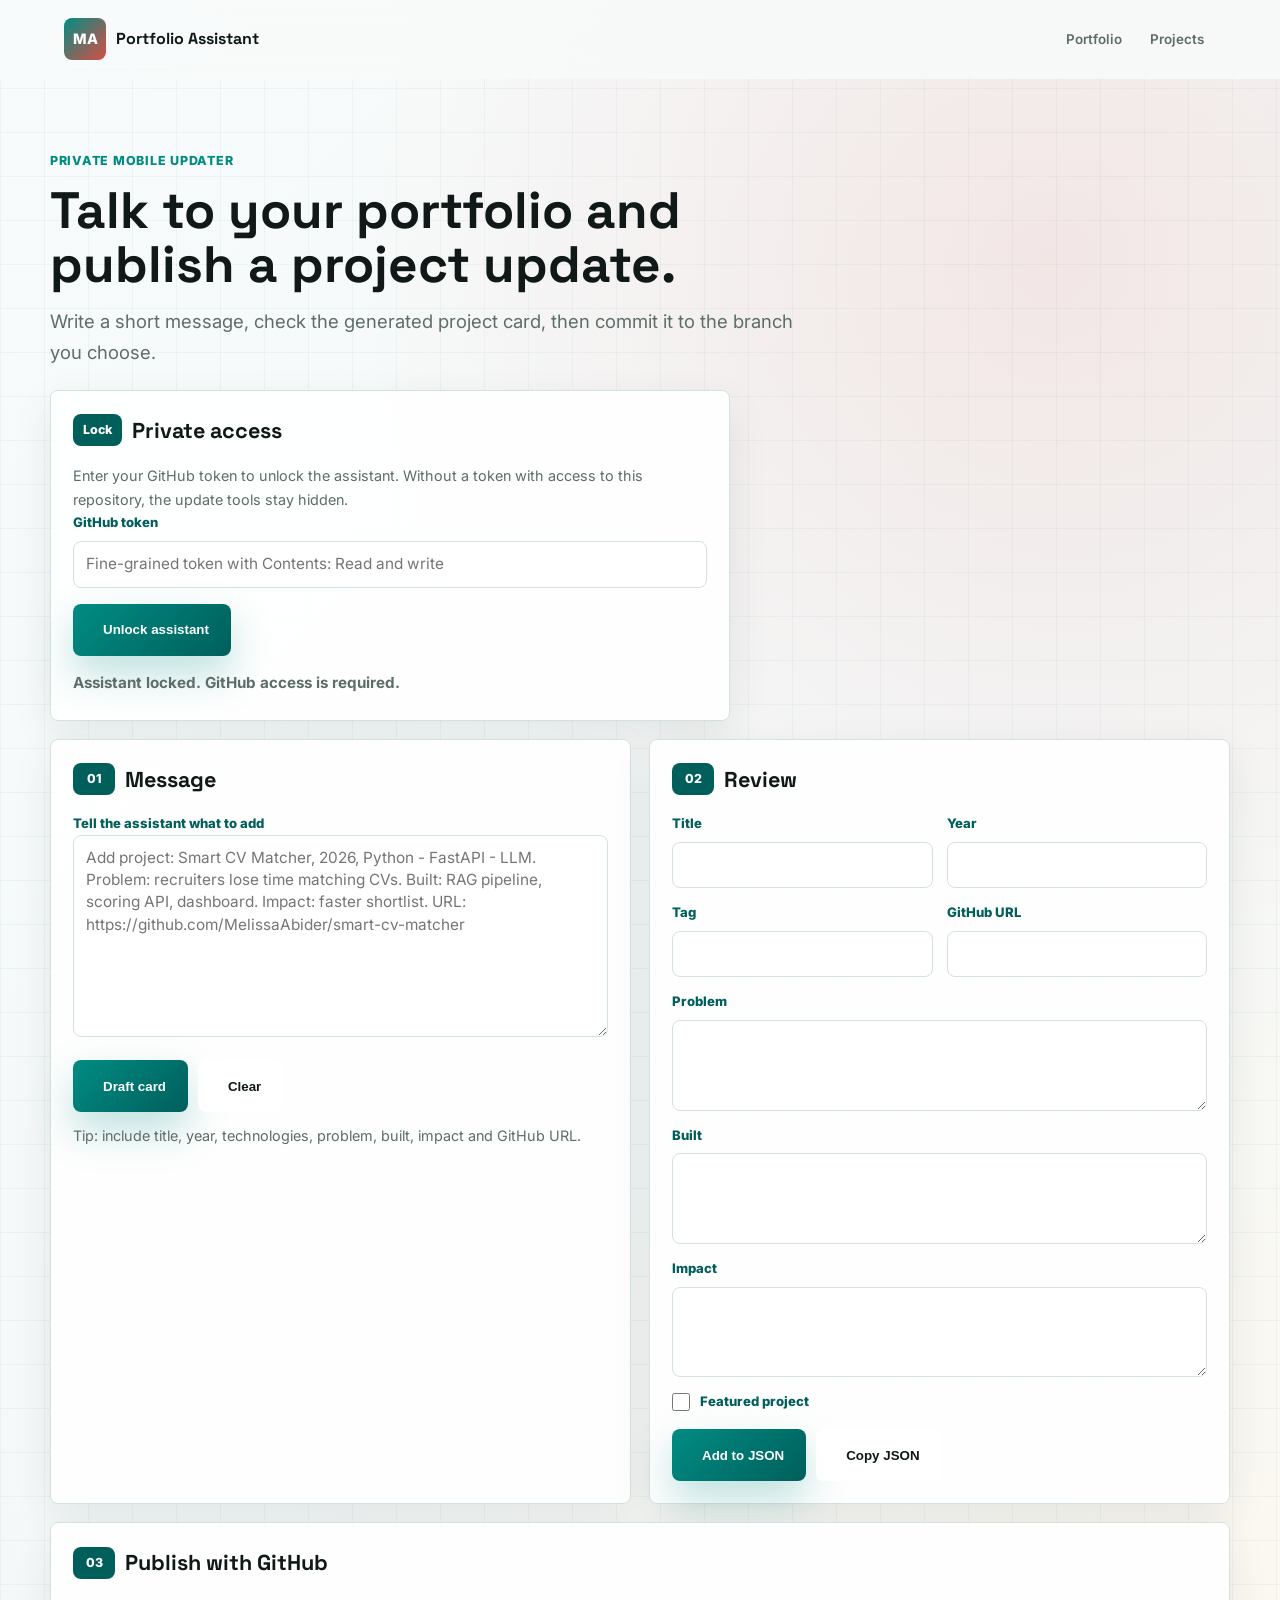
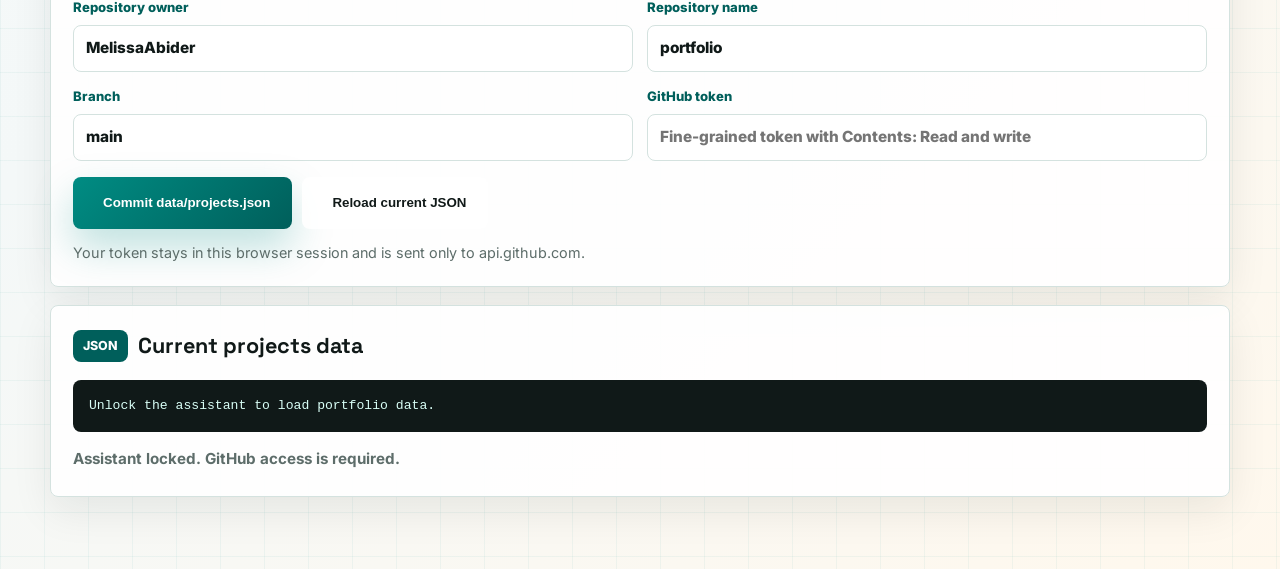
<file: assistant.html>
<!DOCTYPE html>
<html lang="en">

<head>
    <meta charset="UTF-8">
    <meta name="viewport" content="width=device-width, initial-scale=1.0">
    <meta name="description" content="Private mobile assistant for updating Melissa Abider's portfolio projects.">
    <meta name="robots" content="noindex, nofollow">
    <link rel="stylesheet" href="https://unicons.iconscout.com/release/v4.0.8/css/line.css">
    <link rel="stylesheet" href="assets/style.css">
    <link rel="icon" href="[data-uri]" type="image/x-icon">
    <title>Portfolio Assistant | Melissa Abider</title>
</head>

<body class="assistant-page assistant-locked">
    <header class="site-header assistant-header" id="header">
        <a class="brand" href="index.html#home" aria-label="Back to portfolio">
            <span class="brand-mark">MA</span>
            <span class="brand-text">Portfolio Assistant</span>
        </a>
        <nav class="nav-menu assistant-nav" aria-label="Assistant navigation">
            <a href="index.html" class="nav-link">Portfolio</a>
            <a href="index.html#projects" class="nav-link">Projects</a>
        </nav>
    </header>

    <main class="assistant-shell section">
        <section class="assistant-hero reveal-up">
            <p class="eyebrow">Private mobile updater</p>
            <h1>Talk to your portfolio and publish a project update.</h1>
            <p>Write a short message, check the generated project card, then commit it to the branch you choose.</p>
        </section>


        <section class="assistant-auth assistant-panel reveal-up" id="assistantAuth">
            <div class="assistant-panel-heading">
                <span class="assistant-step">Lock</span>
                <h2>Private access</h2>
            </div>
            <p class="assistant-hint">Enter your GitHub token to unlock the assistant. Without a token with access to this repository, the update tools stay hidden.</p>
            <label for="unlockToken">GitHub token</label>
            <input id="unlockToken" type="password" autocomplete="off" placeholder="Fine-grained token with Contents: Read and write">
            <div class="assistant-actions">
                <button class="btn btn-primary" type="button" id="unlockAssistantBtn"><i class="uil uil-lock-open-alt"></i>Unlock assistant</button>
            </div>
            <p class="assistant-status" id="authStatus" role="status"></p>
        </section>
        <section class="assistant-grid" id="assistantWorkspace" aria-label="Portfolio assistant controls" hidden>
            <article class="assistant-panel reveal-up">
                <div class="assistant-panel-heading">
                    <span class="assistant-step">01</span>
                    <h2>Message</h2>
                </div>
                <label for="assistantMessage">Tell the assistant what to add</label>
                <textarea id="assistantMessage" rows="8" placeholder="Add project: Smart CV Matcher, 2026, Python - FastAPI - LLM. Problem: recruiters lose time matching CVs. Built: RAG pipeline, scoring API, dashboard. Impact: faster shortlist. URL: https://github.com/MelissaAbider/smart-cv-matcher"></textarea>
                <div class="assistant-actions">
                    <button class="btn btn-primary" type="button" id="draftProjectBtn"><i class="uil uil-message"></i>Draft card</button>
                    <button class="btn btn-secondary" type="button" id="clearAssistantBtn"><i class="uil uil-trash-alt"></i>Clear</button>
                </div>
                <p class="assistant-hint">Tip: include title, year, technologies, problem, built, impact and GitHub URL.</p>
            </article>

            <article class="assistant-panel reveal-up">
                <div class="assistant-panel-heading">
                    <span class="assistant-step">02</span>
                    <h2>Review</h2>
                </div>
                <div class="assistant-form-grid">
                    <label>Title<input id="projectTitle" type="text" autocomplete="off"></label>
                    <label>Year<input id="projectYear" type="text" inputmode="numeric" autocomplete="off"></label>
                    <label>Tag<input id="projectTag" type="text" autocomplete="off"></label>
                    <label>GitHub URL<input id="projectUrl" type="url" autocomplete="off"></label>
                    <label class="assistant-wide">Problem<textarea id="projectProblem" rows="3"></textarea></label>
                    <label class="assistant-wide">Built<textarea id="projectBuilt" rows="3"></textarea></label>
                    <label class="assistant-wide">Impact<textarea id="projectImpact" rows="3"></textarea></label>
                    <label class="assistant-checkbox"><input id="projectFeatured" type="checkbox"> Featured project</label>
                </div>
                <div class="assistant-actions">
                    <button class="btn btn-primary" type="button" id="addProjectBtn"><i class="uil uil-plus"></i>Add to JSON</button>
                    <button class="btn btn-secondary" type="button" id="copyJsonBtn"><i class="uil uil-copy"></i>Copy JSON</button>
                </div>
            </article>

            <article class="assistant-panel reveal-up assistant-wide-panel">
                <div class="assistant-panel-heading">
                    <span class="assistant-step">03</span>
                    <h2>Publish with GitHub</h2>
                </div>
                <div class="assistant-form-grid">
                    <label>Repository owner<input id="repoOwner" type="text" value="MelissaAbider" autocomplete="off"></label>
                    <label>Repository name<input id="repoName" type="text" value="portfolio" autocomplete="off"></label>
                    <label>Branch<input id="repoBranch" type="text" value="main" autocomplete="off"></label>
                    <label>GitHub token<input id="githubToken" type="password" autocomplete="off" placeholder="Fine-grained token with Contents: Read and write"></label>
                </div>
                <div class="assistant-actions">
                    <button class="btn btn-primary" type="button" id="publishBtn"><i class="uil uil-cloud-upload"></i>Commit data/projects.json</button>
                    <button class="btn btn-secondary" type="button" id="refreshProjectsBtn"><i class="uil uil-sync"></i>Reload current JSON</button>
                </div>
                <p class="assistant-hint">Your token stays in this browser session and is sent only to api.github.com.</p>
            </article>

            <article class="assistant-panel reveal-up assistant-wide-panel">
                <div class="assistant-panel-heading">
                    <span class="assistant-step">JSON</span>
                    <h2>Current projects data</h2>
                </div>
                <pre class="assistant-json" id="jsonPreview" aria-live="polite">Loading data/projects.json...</pre>
                <p class="assistant-status" id="assistantStatus" role="status"></p>
            </article>
        </section>
    </main>

    <script src="assets/assistant.js?v=private-access"></script>
</body>

</html>
</file>
<file: assets/style.css>
@import url('https://fonts.googleapis.com/css2?family=Inter:wght@400;500;600;700;800&family=Space+Grotesk:wght@500;600;700&display=swap');

:root {
    --bg: #f4f8f8;
    --surface: rgba(255, 255, 255, 0.92);
    --surface-solid: #ffffff;
    --surface-muted: #eaf2f0;
    --ink: #101918;
    --muted: #5d6d6a;
    --line: #d4e2df;
    --primary: #008c83;
    --primary-dark: #005f5b;
    --accent: #d2872f;
    --signal: #d84f45;
    --soft-accent: #fff4df;
    --shadow: 0 24px 70px rgba(16, 25, 24, 0.12);
    --radius: 8px;
    --max-width: 1180px;
}

* {
    box-sizing: border-box;
    margin: 0;
    padding: 0;
}

html {
    scroll-behavior: smooth;
    scroll-padding-top: 88px;
}

body {
    min-height: 100vh;
    background:
        linear-gradient(90deg, rgba(0, 140, 131, 0.05) 1px, transparent 1px),
        linear-gradient(180deg, rgba(0, 140, 131, 0.05) 1px, transparent 1px),
        radial-gradient(circle at 82% 12%, rgba(216, 79, 69, 0.11), transparent 32%),
        linear-gradient(135deg, #f8fbfb 0%, var(--bg) 52%, #fff8ed 100%);
    background-size: 44px 44px, 44px 44px, auto, auto;
    color: var(--ink);
    font-family: 'Inter', sans-serif;
    font-size: clamp(0.95rem, 1.1vw, 1rem);
    line-height: 1.65;
    overflow-x: hidden;
}

a {
    color: inherit;
    text-decoration: none;
}

ul {
    padding-left: 1.15rem;
}

li {
    margin-bottom: 0.55rem;
}

img {
    display: block;
    max-width: 100%;
}

.site-header {
    position: fixed;
    top: 0;
    left: 0;
    z-index: 1000;
    display: flex;
    align-items: center;
    justify-content: space-between;
    width: 100%;
    padding: 18px clamp(20px, 5vw, 72px);
    background: rgba(248, 251, 251, 0.82);
    border-bottom: 1px solid transparent;
    backdrop-filter: blur(18px);
    transition: border-color 0.25s ease, box-shadow 0.25s ease, padding 0.25s ease;
}

.site-header.scrolled {
    padding-block: 12px;
    border-color: var(--line);
    box-shadow: 0 10px 28px rgba(23, 40, 38, 0.08);
}

.brand {
    display: inline-flex;
    align-items: center;
    gap: 10px;
    font-weight: 800;
}

.brand-mark {
    display: inline-grid;
    width: 42px;
    height: 42px;
    place-items: center;
    color: #fff;
    background: linear-gradient(135deg, var(--primary), var(--signal));
    border-radius: var(--radius);
    font-size: 0.9rem;
}

.brand-text {
    font-size: 1rem;
    font-family: 'Space Grotesk', sans-serif;
}

.nav-menu {
    display: flex;
    align-items: center;
    gap: 4px;
}

.nav-link {
    padding: 10px 12px;
    color: var(--muted);
    border-radius: var(--radius);
    font-size: clamp(0.84rem, 1vw, 0.92rem);
    font-weight: 600;
    transition: color 0.2s ease, background 0.2s ease;
}

.nav-link:hover,
.nav-link.active-link {
    color: var(--primary-dark);
    background: #e4f1ee;
}

.menu-toggle {
    position: relative;
    z-index: 1002;
    display: none;
    width: 44px;
    height: 44px;
    place-items: center;
    color: var(--ink);
    background: var(--surface);
    border: 1px solid var(--line);
    border-radius: var(--radius);
    cursor: pointer;
}

.menu-toggle i {
    font-size: 1.35rem;
}

.section,
.section-band {
    width: min(var(--max-width), calc(100% - 40px));
    margin: 0 auto;
}

.hero {
    display: grid;
    grid-template-columns: minmax(0, 1.12fr) minmax(320px, 0.68fr);
    gap: clamp(36px, 6vw, 78px);
    align-items: center;
    min-height: 100vh;
    padding-top: 108px;
    padding-bottom: 70px;
}

.eyebrow {
    margin-bottom: 12px;
    color: var(--primary);
    font-size: clamp(0.72rem, 1.2vw, 0.78rem);
    font-weight: 800;
    letter-spacing: 0.06em;
    text-transform: uppercase;
}

.hero h1 {
    max-width: 860px;
    font-family: 'Space Grotesk', sans-serif;
    font-size: clamp(1.9rem, 4vw, 3.4rem);
    line-height: 1.04;
    letter-spacing: 0;
}

.typedText {
    display: inline-block;
    min-width: min(100%, 42ch);
    color: var(--primary-dark);
    background: linear-gradient(90deg, var(--primary), var(--signal), var(--accent));
    -webkit-background-clip: text;
    background-clip: text;
    -webkit-text-fill-color: transparent;
}

.hero-typing {
    display: flex;
    align-items: center;
    gap: 10px;
    width: fit-content;
    max-width: 100%;
    min-height: 46px;
    margin-top: 22px;
    padding: 10px 14px;
    color: var(--muted);
    background: rgba(255, 255, 255, 0.78);
    border: 1px solid var(--line);
    border-radius: var(--radius);
    box-shadow: 0 12px 28px rgba(16, 25, 24, 0.06);
    overflow: hidden;
}

.hero-typing span {
    flex: 0 0 auto;
    color: var(--primary-dark);
    font-size: 0.78rem;
    font-weight: 800;
    text-transform: uppercase;
}

.hero-typing strong {
    font-family: 'Space Grotesk', sans-serif;
    font-size: clamp(0.95rem, 1.5vw, 1.08rem);
    line-height: 1.25;
}

.hero-summary {
    max-width: 760px;
    margin-top: 24px;
    color: var(--muted);
    font-size: clamp(1rem, 1.7vw, 1.2rem);
}

.hero-capabilities {
    display: grid;
    grid-template-columns: repeat(2, minmax(0, 1fr));
    gap: 10px;
    max-width: 820px;
    margin-top: 24px;
}

.hero-capabilities span {
    display: flex;
    align-items: flex-start;
    gap: 9px;
    min-height: 54px;
    padding: 12px 14px;
    color: var(--ink);
    background: rgba(255, 255, 255, 0.72);
    border: 1px solid var(--line);
    border-radius: var(--radius);
    font-size: clamp(0.82rem, 1vw, 0.92rem);
    font-weight: 700;
    line-height: 1.35;
    box-shadow: 0 12px 28px rgba(16, 25, 24, 0.05);
}

.hero-capabilities i {
    color: var(--primary);
    font-size: 1.1rem;
    line-height: 1.2;
}

.hero-metrics {
    display: grid;
    grid-template-columns: repeat(3, minmax(0, 1fr));
    gap: 12px;
    max-width: 780px;
    margin-top: 28px;
}

.hero-metrics div {
    padding: 16px;
    background: rgba(255, 255, 255, 0.72);
    border: 1px solid var(--line);
    border-radius: var(--radius);
    box-shadow: 0 14px 34px rgba(16, 25, 24, 0.06);
    backdrop-filter: blur(12px);
}

.hero-metrics strong {
    display: block;
    color: var(--ink);
    font-family: 'Space Grotesk', sans-serif;
    font-size: clamp(1.15rem, 2vw, 1.45rem);
    line-height: 1.1;
}

.hero-metrics span {
    display: block;
    margin-top: 5px;
    color: var(--muted);
    font-size: clamp(0.78rem, 1vw, 0.9rem);
    line-height: 1.35;
}

.hero-actions,
.contact-actions {
    display: flex;
    flex-wrap: wrap;
    gap: 12px;
    margin-top: 28px;
}

.btn {
    display: inline-flex;
    align-items: center;
    justify-content: center;
    min-height: clamp(46px, 5vw, 52px);
    padding: 0 clamp(16px, 2vw, 22px);
    border: 1px solid transparent;
    border-radius: var(--radius);
    font-weight: 800;
    transition: transform 0.2s ease, box-shadow 0.2s ease, background 0.2s ease;
}

.btn i {
    margin-right: 8px;
    font-size: 1.1rem;
}

.btn:hover {
    transform: translateY(-2px);
}

.btn-primary {
    color: #fff;
    background: linear-gradient(135deg, var(--primary), var(--primary-dark));
    box-shadow: 0 18px 40px rgba(0, 140, 131, 0.26);
}

.btn-primary:hover {
    background: var(--primary-dark);
}

.btn-secondary {
    color: var(--ink);
    background: var(--surface);
    border-color: var(--line);
}

.hero-links {
    display: flex;
    flex-wrap: wrap;
    gap: 10px;
    margin-top: 34px;
}

.hero-links a {
    display: inline-flex;
    align-items: center;
    gap: 7px;
    padding: 9px 12px;
    color: var(--muted);
    background: rgba(255, 255, 255, 0.78);
    border: 1px solid var(--line);
    border-radius: var(--radius);
    font-size: 0.92rem;
    font-weight: 600;
}

.hero-links a:hover {
    color: var(--primary-dark);
    border-color: #a8d7cf;
}

.hero-visual {
    position: relative;
    justify-self: center;
    width: min(390px, 100%);
}

.portrait-frame {
    position: relative;
    padding: 10px;
    background:
        linear-gradient(var(--surface-solid), var(--surface-solid)) padding-box,
        linear-gradient(135deg, var(--primary), var(--signal), var(--accent)) border-box;
    border: 1px solid transparent;
    border-radius: 28px;
    box-shadow: var(--shadow);
}

.portrait-frame::before,
.portrait-frame::after {
    content: '';
    position: absolute;
    z-index: -1;
    border: 1px solid rgba(0, 140, 131, 0.22);
    border-radius: 28px;
}

.portrait-frame::before {
    inset: 18px -16px -18px 16px;
}

.portrait-frame::after {
    inset: -14px 18px 18px -14px;
}

.hero-visual img {
    width: 100%;
    aspect-ratio: 4 / 5;
    object-fit: cover;
    border-radius: 20px;
    box-shadow: none;
}

.availability-panel {
    position: absolute;
    right: -24px;
    bottom: 28px;
    max-width: 260px;
    padding: 18px;
    background: rgba(255, 255, 255, 0.9);
    border: 1px solid var(--line);
    border-radius: var(--radius);
    box-shadow: var(--shadow);
    backdrop-filter: blur(14px);
}

.tech-orbit {
    position: absolute;
    top: 24px;
    right: -24px;
    display: grid;
    gap: 9px;
}

.tech-orbit span {
    display: grid;
    width: 58px;
    height: 58px;
    place-items: center;
    color: var(--primary-dark);
    background: rgba(234, 242, 240, 0.9);
    border: 1px solid #bdd8d3;
    border-radius: 50%;
    font-family: 'Space Grotesk', sans-serif;
    font-size: 0.78rem;
    font-weight: 700;
    box-shadow: 0 12px 26px rgba(16, 25, 24, 0.09);
}

.availability-panel span {
    display: block;
    color: var(--accent);
    font-size: 0.74rem;
    font-weight: 800;
    text-transform: uppercase;
}

.availability-panel strong {
    display: block;
    margin-top: 4px;
    line-height: 1.35;
}

.section {
    padding: 88px 0;
}

.muted-section {
    width: 100%;
    max-width: none;
    padding-right: max(20px, calc((100vw - var(--max-width)) / 2));
    padding-left: max(20px, calc((100vw - var(--max-width)) / 2));
    background: var(--surface-muted);
}

.section-heading {
    max-width: 760px;
    margin-bottom: 34px;
}

.section-heading h2 {
    font-family: 'Space Grotesk', sans-serif;
    font-size: clamp(1.45rem, 2.5vw, 2rem);
    line-height: 1.16;
    letter-spacing: 0;
}

.section-intro {
    max-width: 820px;
    margin-top: 16px;
    color: var(--muted);
    font-size: clamp(0.98rem, 1.4vw, 1.08rem);
}

.profile-grid,
.skills-layout,
.education-grid,
.info-columns,
.workflow-grid {
    display: grid;
    grid-template-columns: repeat(3, minmax(0, 1fr));
    gap: 18px;
}

.skills-layout {
    grid-template-columns: repeat(4, minmax(0, 1fr));
}

.profile-card,
.skill-block,
.project-card,
.education-card,
.info-card,
.workflow-card,
.timeline-content {
    background: var(--surface);
    border: 1px solid var(--line);
    border-radius: var(--radius);
    box-shadow: 0 16px 40px rgba(23, 40, 38, 0.06);
    backdrop-filter: blur(12px);
    transition: transform 0.22s ease, border-color 0.22s ease, box-shadow 0.22s ease;
}

.profile-card:hover,
.skill-block:hover,
.project-card:hover,
.education-card:hover,
.info-card:hover,
.workflow-card:hover,
.timeline-content:hover {
    transform: translateY(-4px);
    border-color: #a8d7cf;
    box-shadow: 0 24px 54px rgba(16, 25, 24, 0.11);
}

.profile-card,
.skill-block,
.education-card,
.info-card,
.workflow-card {
    padding: 24px;
}

.profile-card h3,
.skill-block h3,
.project-card h3,
.education-card h3,
.info-card h3,
.workflow-card h3,
.timeline-content h3 {
    margin-bottom: 10px;
    font-family: 'Space Grotesk', sans-serif;
    font-size: clamp(1.05rem, 1.4vw, 1.22rem);
    line-height: 1.3;
}

.profile-card p,
.skill-block p,
.project-card p,
.education-card p,
.info-card li,
.workflow-card p,
.timeline-content li,
.contact-content p {
    color: var(--muted);
}

.highlight-card {
    background: linear-gradient(135deg, var(--soft-accent), rgba(255, 255, 255, 0.92));
    border-color: #f0d28d;
}

.workflow-section {
    padding-top: 20px;
}

.workflow-grid {
    grid-template-columns: repeat(4, minmax(0, 1fr));
}

.workflow-card {
    position: relative;
    overflow: hidden;
}

.workflow-card::before {
    content: '';
    position: absolute;
    inset: 0 0 auto 0;
    height: 3px;
    background: linear-gradient(90deg, var(--primary), var(--signal), var(--accent));
}

.workflow-card span {
    display: inline-flex;
    margin-bottom: 18px;
    color: var(--signal);
    font-family: 'Space Grotesk', sans-serif;
    font-size: 0.88rem;
    font-weight: 700;
}

.skill-icon {
    display: grid;
    width: 46px;
    height: 46px;
    margin-bottom: 18px;
    place-items: center;
    color: var(--primary-dark);
    background: linear-gradient(135deg, #dff0ed, #fff4df);
    border-radius: var(--radius);
}

.skill-icon i {
    font-size: 1.45rem;
}

.timeline {
    display: grid;
    gap: 18px;
}

.timeline-item {
    display: grid;
    grid-template-columns: 190px minmax(0, 1fr);
    gap: 18px;
}

.timeline-date {
    align-self: start;
    padding: 12px 14px;
    color: var(--primary-dark);
    background: #e4f1ee;
    border: 1px solid #c9e2dd;
    border-radius: var(--radius);
    font-size: 0.88rem;
    font-weight: 800;
}

.timeline-content {
    padding: 26px;
}

.company {
    margin-bottom: 14px;
    color: var(--accent);
    font-weight: 800;
}

.project-grid {
    display: grid;
    grid-template-columns: repeat(3, minmax(0, 1fr));
    grid-auto-rows: 1fr;
    gap: 18px;
}

.chronological-projects {
    align-items: stretch;
}

.project-card {
    display: flex;
    flex-direction: column;
    height: 100%;
    min-height: 100%;
    overflow: hidden;
    padding: 0;
}

.project-body {
    display: flex;
    flex: 1;
    flex-direction: column;
    padding: 24px;
}

.featured-project {
    grid-column: auto;
    background: var(--surface);
    border-color: var(--line);
}

.project-topline {
    display: flex;
    align-items: center;
    justify-content: space-between;
    gap: 10px;
    margin-bottom: 14px;
}

.project-card h3 {
    margin-bottom: 16px;
    font-size: clamp(1rem, 1.2vw, 1.12rem);
}

.tag,
.project-year,
.education-date {
    display: inline-flex;
    align-items: center;
    gap: 6px;
    width: fit-content;
    padding: 5px 9px;
    color: var(--primary-dark);
    background: #e4f1ee;
    border-radius: 999px;
    font-size: clamp(0.72rem, 1vw, 0.78rem);
    font-weight: 800;
}

.tag::before {
    content: 'Tools';
    color: var(--primary-dark);
    font-size: 0.68rem;
    text-transform: uppercase;
    opacity: 0.78;
}

.project-year {
    color: #775519;
    background: var(--soft-accent);
}

.project-brief {
    display: grid;
    gap: 10px;
    margin: 0 0 18px;
}

.project-brief div {
    padding: 12px;
    background: rgba(234, 242, 240, 0.72);
    border: 1px solid rgba(168, 215, 207, 0.7);
    border-radius: var(--radius);
}

.project-brief dt {
    margin-bottom: 4px;
    color: var(--primary-dark);
    font-size: 0.78rem;
    font-weight: 800;
    text-transform: uppercase;
}

.project-brief dd {
    margin: 0;
    color: var(--muted);
    font-size: clamp(0.88rem, 1vw, 0.94rem);
    line-height: 1.5;
}

.project-points {
    margin-top: 14px;
}

.project-link {
    display: inline-flex;
    align-items: center;
    gap: 6px;
    width: fit-content;
    margin-top: auto;
    padding-top: 18px;
    color: var(--primary-dark);
    font-weight: 800;
}

.project-link:hover {
    color: var(--accent);
}

.compact-project {
    min-height: auto;
}

.education-grid {
    grid-template-columns: repeat(2, minmax(0, 1fr));
}

.education-date {
    margin-bottom: 14px;
}

.education-detail {
    margin-top: 12px;
}

.info-card ul {
    margin-top: 8px;
}

.contact-section {
    width: 100%;
    max-width: none;
    padding-right: max(20px, calc((100vw - var(--max-width)) / 2));
    padding-left: max(20px, calc((100vw - var(--max-width)) / 2));
    color: #fff;
    background:
        linear-gradient(90deg, rgba(255, 255, 255, 0.08) 1px, transparent 1px),
        linear-gradient(180deg, rgba(255, 255, 255, 0.08) 1px, transparent 1px),
        linear-gradient(135deg, #004f4b 0%, #0a2426 60%, #3e2118 100%);
    background-size: 40px 40px, 40px 40px, auto;
}

.contact-content {
    max-width: 820px;
}

.contact-content .eyebrow,
.contact-content p {
    color: #ccebe6;
}

.contact-content h2 {
        font-family: 'Space Grotesk', sans-serif;
    max-width: 760px;
    font-size: clamp(2rem, 4vw, 3.6rem);
    line-height: 1.1;
}

.contact-section .btn-secondary {
    color: #fff;
    background: rgba(255, 255, 255, 0.08);
    border-color: rgba(255, 255, 255, 0.22);
}

.site-footer {
    display: flex;
    justify-content: space-between;
    gap: 18px;
    padding: 28px max(20px, calc((100vw - var(--max-width)) / 2));
    color: var(--muted);
    background: var(--surface);
    border-top: 1px solid var(--line);
}

.site-footer p,
.site-footer a {
    font-weight: 700;
}

.site-footer a:hover {
    color: var(--primary-dark);
}

@media (max-width: 1080px) {
    .hero {
        grid-template-columns: minmax(0, 1fr) minmax(230px, 300px);
        gap: 32px;
        align-items: start;
        min-height: auto;
        padding-top: 118px;
        padding-bottom: 62px;
    }

    .hero h1 {
        font-size: clamp(1.82rem, 3.4vw, 2.35rem);
        line-height: 1.08;
    }

    .hero-summary {
        font-size: 1.02rem;
    }

    .hero-visual {
        justify-self: end;
        width: min(300px, 100%);
    }

    .tech-orbit {
        display: none;
    }

    .availability-panel {
        right: -10px;
        bottom: 18px;
        max-width: 230px;
        padding: 14px;
    }

    .section-heading h2 {
        font-size: clamp(1.38rem, 2.35vw, 1.78rem);
    }

    .skills-layout,
    .project-grid,
    .workflow-grid {
        grid-template-columns: repeat(2, minmax(0, 1fr));
    }

    .featured-project {
        grid-column: auto;
    }
}

@media (max-width: 860px) {
    .site-header {
        padding: 14px 20px;
    }

    .menu-toggle {
        display: grid;
    }

    .nav-menu {
        position: fixed;
        top: 72px;
        right: 20px;
        left: 20px;
        display: none;
        flex-direction: column;
        align-items: stretch;
        gap: 8px;
        padding: 14px;
        background: var(--surface);
        border: 1px solid var(--line);
        border-radius: var(--radius);
        box-shadow: var(--shadow);
    }

    .nav-menu.responsive {
        display: flex;
    }

    .nav-link {
        padding: 12px;
    }

    .profile-grid,
    .education-grid,
    .info-columns {
        grid-template-columns: repeat(2, minmax(0, 1fr));
    }

    .featured-project {
        grid-column: auto;
    }

    .timeline-item {
        grid-template-columns: 1fr;
    }

    .timeline-date {
        width: fit-content;
    }

    .hero-metrics {
        grid-template-columns: repeat(3, minmax(0, 1fr));
    }
}

@media (max-width: 700px) {
    .hero {
        grid-template-columns: 1fr;
    }

    .profile-grid,
    .skills-layout,
    .project-grid,
    .education-grid,
    .info-columns,
    .workflow-grid {
        grid-template-columns: 1fr;
    }

    .featured-project {
        grid-column: auto;
    }
}

@media (max-width: 560px) {
    html {
        scroll-padding-top: 76px;
    }

    body {
        font-size: 0.94rem;
        line-height: 1.56;
    }

    .section,
    .section-band {
        width: min(100% - 28px, var(--max-width));
    }

    .hero {
        gap: 16px;
        padding-top: 82px;
        padding-bottom: 38px;
    }

    .hero-content {
        order: 2;
    }

    .hero-visual {
        order: 1;
        display: grid;
        grid-template-columns: 96px minmax(0, 1fr);
        gap: 12px;
        align-items: center;
        justify-self: stretch;
        width: 100%;
        padding: 10px;
        background: rgba(255, 255, 255, 0.78);
        border: 1px solid var(--line);
        border-radius: var(--radius);
        box-shadow: 0 14px 34px rgba(16, 25, 24, 0.08);
    }

    .hero h1 {
        font-size: clamp(1.32rem, 6.4vw, 1.62rem);
        line-height: 1.12;
    }

    .eyebrow {
        margin-bottom: 9px;
        font-size: 0.7rem;
    }

    .hero-summary {
        margin-top: 14px;
        font-size: 0.9rem;
        line-height: 1.58;
    }

    .hero-typing {
        align-items: flex-start;
        flex-direction: column;
        gap: 4px;
        width: 100%;
        min-height: 66px;
        padding: 10px 12px;
    }

    .hero-typing strong {
        font-size: 0.98rem;
    }

    .typedText {
        min-width: 100%;
    }

    .hero-capabilities {
        grid-template-columns: 1fr;
        gap: 8px;
        margin-top: 18px;
    }

    .hero-capabilities span {
        min-height: auto;
        padding: 10px 12px;
        font-size: 0.88rem;
    }

    .hero-metrics {
        grid-template-columns: 1fr;
        gap: 8px;
        margin-top: 20px;
    }

    .hero-metrics div {
        padding: 12px;
    }

    .hero-metrics strong {
        font-size: 1.08rem;
    }

    .hero-metrics span {
        font-size: 0.84rem;
        line-height: 1.35;
    }

    .hero-links,
    .hero-actions,
    .contact-actions {
        flex-direction: column;
        align-items: stretch;
    }

    .hero-links a,
    .btn {
        width: 100%;
        justify-content: center;
    }

    .hero-actions,
    .contact-actions {
        margin-top: 22px;
    }

    .hero-links {
        gap: 8px;
        margin-top: 22px;
    }

    .hero-links a {
        min-height: 42px;
        padding: 8px 10px;
        font-size: 0.82rem;
    }

    .portrait-frame {
        width: 96px;
        padding: 5px;
        border-radius: 16px;
    }

    .hero-visual img {
        aspect-ratio: 1 / 1.12;
        border-radius: 12px;
    }

    .availability-panel {
        position: static;
        margin-top: 0;
        max-width: none;
        padding: 0;
        background: transparent;
        border: 0;
        box-shadow: none;
        backdrop-filter: none;
        font-size: 0.78rem;
    }

    .availability-panel strong {
        font-size: 0.88rem;
        line-height: 1.3;
    }

    .portrait-frame::before,
    .portrait-frame::after,
    .tech-orbit {
        display: none;
    }

    .section {
        padding: 54px 0;
    }

    .section-heading {
        margin-bottom: 24px;
    }

    .section-heading h2 {
        font-size: clamp(1.12rem, 5.2vw, 1.36rem);
        line-height: 1.2;
    }

    .section-intro {
        margin-top: 12px;
        font-size: 0.94rem;
        line-height: 1.55;
    }

    .muted-section,
    .contact-section {
        padding-right: 14px;
        padding-left: 14px;
    }

    .profile-card,
    .skill-block,
    .education-card,
    .info-card,
    .workflow-card,
    .timeline-content {
        padding: 18px;
    }

    .profile-card h3,
    .skill-block h3,
    .education-card h3,
    .info-card h3,
    .workflow-card h3,
    .timeline-content h3 {
        font-size: 1.08rem;
    }

    .profile-card p,
    .skill-block p,
    .education-card p,
    .workflow-card p,
    .timeline-content li,
    .contact-content p {
        font-size: 0.94rem;
        line-height: 1.55;
    }

    .project-grid,
    .profile-grid,
    .skills-layout,
    .education-grid,
    .info-columns,
    .workflow-grid,
    .timeline {
        gap: 14px;
    }

    .project-topline {
        align-items: flex-start;
        flex-direction: column;
        gap: 7px;
        margin-bottom: 12px;
    }

    .project-body {
        padding: 16px;
    }

    .project-card {
        padding: 0;
    }

    .project-card h3 {
        margin-bottom: 12px;
        font-size: 0.98rem;
        line-height: 1.28;
    }

    .tag,
    .project-year,
    .education-date {
        padding: 4px 8px;
        font-size: 0.66rem;
        line-height: 1.25;
    }

    .tag::before {
        font-size: 0.62rem;
    }

    .project-brief {
        gap: 8px;
        margin-bottom: 12px;
    }

    .project-brief div {
        padding: 10px;
    }

    .project-brief dt {
        margin-bottom: 3px;
        font-size: 0.68rem;
    }

    .project-brief dd {
        font-size: 0.88rem;
        line-height: 1.42;
    }

    .project-link {
        padding-top: 10px;
        font-size: 0.9rem;
    }

    .timeline-content ul {
        padding-left: 1rem;
    }

    .timeline-content li {
        margin-bottom: 0.42rem;
    }

    .contact-content h2 {
        font-size: clamp(1.45rem, 6.8vw, 1.85rem);
        line-height: 1.18;
    }

    .site-footer {
        flex-direction: column;
        padding: 24px 14px;
    }
}

@media (max-width: 390px) {
    .section,
    .section-band {
        width: min(100% - 22px, var(--max-width));
    }

    .muted-section,
    .contact-section {
        padding-right: 11px;
        padding-left: 11px;
    }

    .hero h1 {
        font-size: clamp(1.26rem, 6vw, 1.5rem);
    }

    .section-heading h2 {
        font-size: clamp(1.06rem, 4.9vw, 1.26rem);
    }

    .hero-visual {
        grid-template-columns: 86px minmax(0, 1fr);
        gap: 10px;
        width: 100%;
        padding: 9px;
    }

    .portrait-frame {
        width: 86px;
    }

    .project-body,
    .profile-card,
    .skill-block,
    .education-card,
    .info-card,
    .workflow-card,
    .timeline-content {
        padding: 15px;
    }

    .project-brief dd {
        font-size: 0.86rem;
    }
}
.assistant-nav-link {
    color: var(--primary-dark);
    background: #e4f1ee;
}

.assistant-page {
    min-height: 100vh;
}

.assistant-header {
    position: sticky;
}

.assistant-shell {
    padding-top: 72px;
    padding-bottom: 72px;
}

.assistant-hero {
    max-width: 760px;
    margin-bottom: 32px;
}

.assistant-hero h1 {
    font-family: 'Space Grotesk', sans-serif;
    font-size: clamp(2rem, 5vw, 3.2rem);
    line-height: 1.06;
}

.assistant-hero p:last-child {
    margin-top: 14px;
    color: var(--muted);
    font-size: clamp(1rem, 1.7vw, 1.16rem);
}

.assistant-grid {
    display: grid;
    grid-template-columns: repeat(2, minmax(0, 1fr));
    gap: 18px;
}

.assistant-panel {
    padding: 22px;
    background: var(--surface);
    border: 1px solid var(--line);
    border-radius: var(--radius);
    box-shadow: 0 14px 40px rgba(16, 25, 24, 0.08);
}

.assistant-wide-panel {
    grid-column: 1 / -1;
}

.assistant-panel-heading {
    display: flex;
    align-items: center;
    gap: 10px;
    margin-bottom: 16px;
}

.assistant-panel-heading h2 {
    font-family: 'Space Grotesk', sans-serif;
    font-size: clamp(1.08rem, 2vw, 1.35rem);
}

.assistant-step {
    display: inline-grid;
    min-width: 42px;
    height: 32px;
    place-items: center;
    padding: 0 10px;
    color: #fff;
    background: var(--primary-dark);
    border-radius: var(--radius);
    font-size: 0.78rem;
    font-weight: 800;
}

.assistant-panel label {
    display: grid;
    gap: 7px;
    color: var(--primary-dark);
    font-size: 0.82rem;
    font-weight: 800;
}

.assistant-panel input,
.assistant-panel textarea {
    width: 100%;
    color: var(--ink);
    background: var(--surface-solid);
    border: 1px solid var(--line);
    border-radius: var(--radius);
    font: inherit;
    font-size: 0.96rem;
    line-height: 1.45;
    padding: 11px 12px;
    outline: none;
    transition: border-color 0.2s ease, box-shadow 0.2s ease;
}

.assistant-panel textarea {
    resize: vertical;
}

.assistant-panel input:focus,
.assistant-panel textarea:focus {
    border-color: var(--primary);
    box-shadow: 0 0 0 3px rgba(0, 140, 131, 0.12);
}

.assistant-form-grid {
    display: grid;
    grid-template-columns: repeat(2, minmax(0, 1fr));
    gap: 14px;
}

.assistant-wide,
.assistant-checkbox {
    grid-column: 1 / -1;
}

.assistant-checkbox {
    display: flex !important;
    grid-template-columns: none !important;
    align-items: center;
    gap: 10px !important;
}

.assistant-checkbox input {
    width: 18px;
    height: 18px;
}

.assistant-actions {
    display: flex;
    flex-wrap: wrap;
    gap: 10px;
    margin-top: 16px;
}

.assistant-actions .btn {
    border: 0;
    cursor: pointer;
}

.assistant-actions .btn:disabled {
    cursor: wait;
    opacity: 0.62;
}

.assistant-hint {
    margin-top: 12px;
    color: var(--muted);
    font-size: 0.9rem;
}

.assistant-json {
    max-height: 420px;
    overflow: auto;
    padding: 16px;
    color: #d9fff7;
    background: #101918;
    border-radius: var(--radius);
    font-size: 0.82rem;
    line-height: 1.5;
    white-space: pre-wrap;
}

.assistant-status,
.project-loading {
    color: var(--muted);
    font-weight: 700;
}

.assistant-status {
    min-height: 28px;
    margin-top: 14px;
}

.assistant-status[data-type="success"] {
    color: var(--primary-dark);
}

.assistant-status[data-type="error"] {
    color: var(--signal);
}

@media (max-width: 780px) {
    .assistant-nav {
        display: flex;
    }

    .assistant-shell {
        width: min(100% - 28px, var(--max-width));
        padding-top: 44px;
    }

    .assistant-grid,
    .assistant-form-grid {
        grid-template-columns: 1fr;
    }

    .assistant-panel {
        padding: 16px;
    }

    .assistant-actions .btn {
        width: 100%;
        justify-content: center;
    }
}
.assistant-auth {
    max-width: 680px;
    margin-bottom: 18px;
}

.assistant-auth input {
    margin-top: 8px;
}

.assistant-locked .assistant-hero {
    margin-bottom: 22px;
}
</file>
